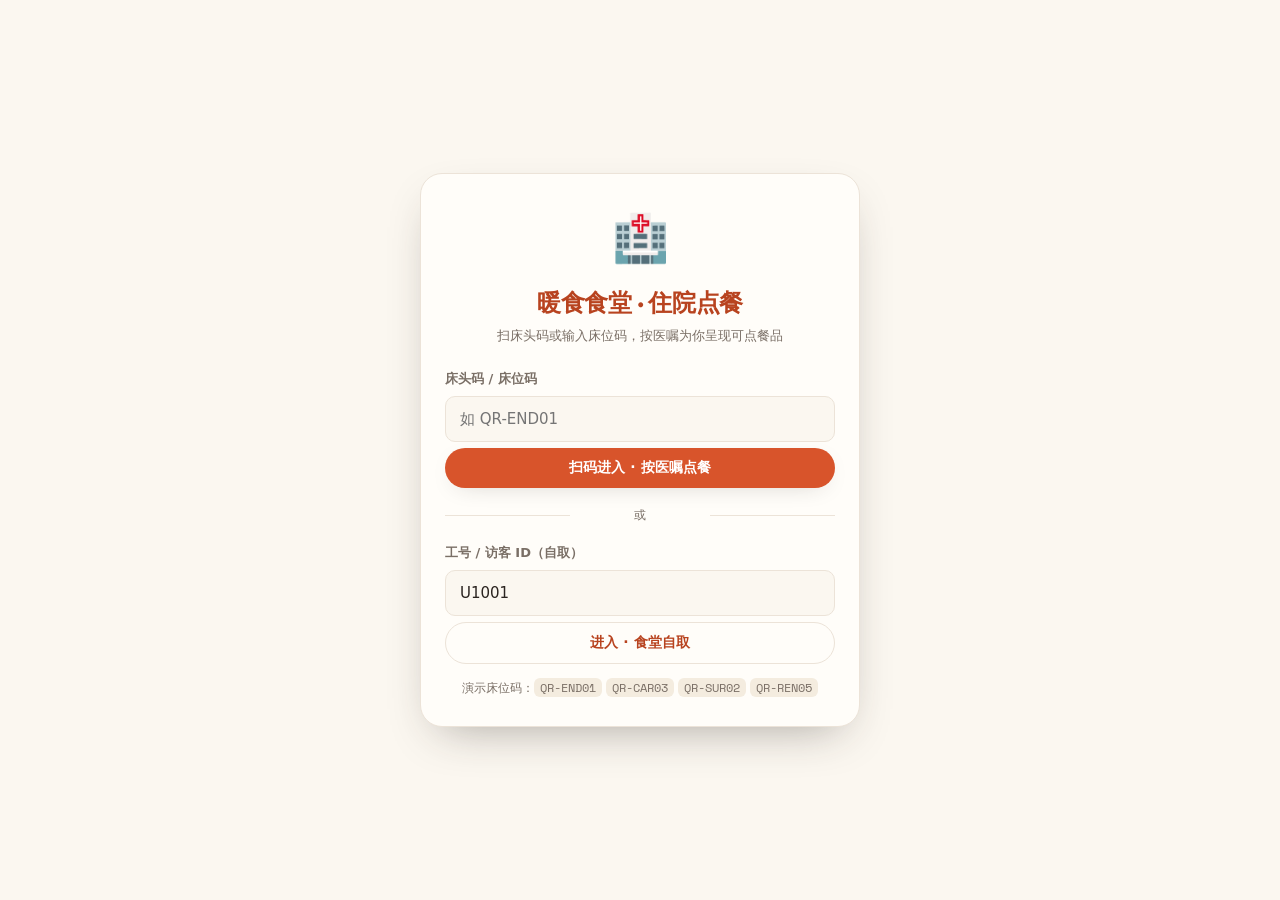
<file: client/index.html>
<!DOCTYPE html>
<html lang="zh-CN">
<head>
  <meta charset="UTF-8" />
  <meta name="viewport" content="width=device-width, initial-scale=1.0, viewport-fit=cover" />
  <meta name="theme-color" content="#d8542b" />
  <title>暖食食堂 · 住院点餐</title>
  <link rel="preconnect" href="https://fonts.googleapis.com" />
  <link rel="preconnect" href="https://fonts.gstatic.com" crossorigin />
  <link href="https://fonts.googleapis.com/css2?family=Fraunces:opsz,wght@9..144,500;9..144,600;9..144,700&family=Space+Mono:wght@400;700&display=swap" rel="stylesheet" />
  <link rel="stylesheet" href="css/tokens.css" />
  <link rel="stylesheet" href="css/base.css" />
  <link rel="stylesheet" href="css/components.css" />
</head>
<body>
  <!-- 顶栏 -->
  <header class="nav" role="banner">
    <div class="nav__brand">
      <span class="nav__logo" aria-hidden="true">🍲</span>
      <span class="nav__title">暖食食堂</span>
      <span class="nav__sub">住院点餐 · 医嘱联动</span>
    </div>
    <button id="userChip" class="nav__user" type="button" aria-haspopup="dialog">
      <span id="userChipName">未登录</span>
    </button>
  </header>

  <!-- 智能取餐 / 配送提醒横幅 -->
  <section id="reminder" class="reminder" hidden aria-live="polite">
    <div class="reminder__pulse" aria-hidden="true"></div>
    <div class="reminder__body">
      <div class="reminder__head">
        <span class="reminder__icon" aria-hidden="true">🔔</span>
        <strong id="reminderTitle">记得及时去取餐</strong>
      </div>
      <p id="reminderText" class="reminder__text">你有待取餐订单。</p>
      <div id="reminderList" class="reminder__list"></div>
    </div>
  </section>

  <!-- 主内容 -->
  <main class="stage" id="stage">
    <!-- 点餐 -->
    <section class="view" id="view-menu" aria-label="今日点餐">
      <div class="menu__tools">
        <div class="search">
          <span class="search__icon" aria-hidden="true">🔍</span>
          <input id="searchInput" class="search__input" type="search"
                 placeholder="搜菜品 / 别名，如「双皮奶」" aria-label="搜索菜品" autocomplete="off" />
        </div>
        <div class="cats" id="catTabs" role="tablist" aria-label="菜品分类"></div>
      </div>
      <div id="menuGrid" class="menu__grid" aria-live="polite">
        <div class="skeleton-card"></div><div class="skeleton-card"></div>
        <div class="skeleton-card"></div><div class="skeleton-card"></div>
      </div>
    </section>

    <!-- 我的订单 -->
    <section class="view" id="view-orders" hidden aria-label="我的订单">
      <div class="seg" role="tablist" aria-label="订单范围">
        <button class="seg__btn is-active" data-range="today" role="tab" aria-selected="true">今日</button>
        <button class="seg__btn" data-range="history" role="tab" aria-selected="false">历史查询</button>
      </div>

      <div id="ordersToday" class="orders__panel">
        <div id="ordersTodayList" class="order-list"></div>
      </div>

      <div id="ordersHistory" class="orders__panel" hidden>
        <form id="historyForm" class="history-form">
          <label class="field">
            <span>起始日期</span>
            <input type="date" id="histStart" name="histStart" class="field__input" />
          </label>
          <label class="field">
            <span>结束日期</span>
            <input type="date" id="histEnd" name="histEnd" class="field__input" />
          </label>
          <button type="submit" class="btn btn--ghost">查询</button>
        </form>
        <div id="ordersHistoryList" class="order-list"></div>
      </div>
    </section>

    <!-- 健康 -->
    <section class="view" id="view-health" hidden aria-label="健康与饮食建议">
      <div class="health__card">
        <div class="health__head">
          <h2>我的健康档案</h2>
          <button id="healthEditBtn" class="btn btn--ghost btn--sm" type="button">编辑</button>
        </div>
        <div id="healthSummary" class="health__summary"></div>
      </div>

      <div class="health__card">
        <h2>今日饮食概览</h2>
        <div id="healthToday" class="health__metrics"></div>
      </div>

      <div class="health__card">
        <h2>个性化建议</h2>
        <div id="healthAdvice" class="advice"></div>
      </div>
    </section>
  </main>

  <!-- 购物车栏 -->
  <div class="cartbar" id="cartbar" hidden></div>

  <!-- 底部导航 -->
  <nav class="tabbar" role="tabbar" aria-label="主导航">
    <button class="tabbar__btn is-active" data-view="menu" type="button">
      <span class="tabbar__ico" aria-hidden="true">🍱</span><span>点餐</span>
    </button>
    <button class="tabbar__btn" data-view="orders" type="button">
      <span class="tabbar__ico" aria-hidden="true">🧾</span><span>订单</span>
    </button>
    <button class="tabbar__btn" data-view="health" type="button">
      <span class="tabbar__ico" aria-hidden="true">💚</span><span>健康</span>
    </button>
  </nav>

  <!-- 床头码进入（全屏覆盖层） -->
  <div id="entry" class="entry" hidden></div>

  <!-- 脚本（依赖顺序） -->
  <script src="js/api.js"></script>
  <script src="js/store.js"></script>
  <script src="js/components/toast.js"></script>
  <script src="js/components/modal.js"></script>
  <script src="js/components/dishCard.js"></script>
  <script src="js/components/cartBar.js"></script>
  <script src="js/components/orderCard.js"></script>
  <script src="js/components/healthPanel.js"></script>
  <script src="js/components/reminderBanner.js"></script>
  <script src="js/views/bedView.js"></script>
  <script src="js/views/menuView.js"></script>
  <script src="js/views/ordersView.js"></script>
  <script src="js/views/healthView.js"></script>
  <script src="js/app.js"></script>
</body>
</html>
</file>
<file: client/css/tokens.css>
/* ============================================================
   暖食食堂 · 设计令牌（暖食市集）
   暖米底 + 辣椒红/赤陶橙主色 + 鼠尾草绿(健康)
   Fraunces 展示体 · Space Mono 取餐码
   ============================================================ */
:root {
  /* 色板 */
  --paper:      #FBF7F0;   /* 暖米背景 */
  --paper-2:    #F4ECDF;
  --card:        #FFFDF9;
  --paprika:    #D8542B;   /* 辣椒红 / 主色 */
  --paprika-deep:#B8431F;
  --terra:       #E07A3E;   /* 赤陶橙 */
  --sage:        #4F8A6A;   /* 鼠尾草绿 / 健康 */
  --sage-soft:   #E4F0E8;
  --ink:         #2B2420;   /* 暖近黑 */
  --sub:         #7A6F66;
  --line:        #ECE3D8;
  --amber:       #E0912C;   /* 低库存警示 */
  --danger:      #C0392B;   /* 售罄 */
  --shadow:      0 6px 24px -12px rgba(43,36,32,.28);
  --shadow-lg:   0 18px 48px -20px rgba(43,36,32,.42);

  --r-sm: 10px; --r-md: 16px; --r-lg: 22px;
  --ease: cubic-bezier(.22,1,.36,1);
  --maxw: 720px;

  --f-display: "Fraunces", "Songti SC", serif;
  --f-mono: "Space Mono", ui-monospace, monospace;
  --f-body: system-ui, -apple-system, "PingFang SC", "Microsoft YaHei", sans-serif;
}
</file>
<file: client/css/base.css>
/* ============================================================
   暖食食堂 · 基础层（重置 / 排版 / 栅格 / 动画 / 响应式）
   ============================================================ */
* { box-sizing: border-box; margin: 0; padding: 0; }
html { -webkit-text-size-adjust: 100%; }
body {
  font-family: var(--f-body);
  background: var(--paper);
  color: var(--ink);
  line-height: 1.6;
  min-height: 100vh;
  padding-bottom: calc(96px + env(safe-area-inset-bottom));
  background-image:
    radial-gradient(120% 60% at 100% 0%, rgba(224,122,62,.10), transparent 60%),
    radial-gradient(90% 50% at 0% 0%, rgba(79,138,106,.08), transparent 55%);
  background-attachment: fixed;
}
button { font-family: inherit; cursor: pointer; border: none; background: none; color: inherit; }
input, select, textarea { font-family: inherit; }
h1,h2,h3 { font-family: var(--f-display); font-weight: 600; letter-spacing: -.01em; }
a { color: inherit; }
:focus-visible { outline: 2px solid var(--terra); outline-offset: 2px; border-radius: 6px; }

/* ---------- 顶栏 ---------- */
.nav {
  position: sticky; top: 0; z-index: 40;
  display: flex; align-items: center; justify-content: space-between;
  gap: 12px; padding: 12px clamp(14px,4vw,24px);
  background: rgba(251,247,240,.82);
  backdrop-filter: saturate(1.4) blur(12px);
  border-bottom: 1px solid var(--line);
}
.nav__brand { display: flex; align-items: baseline; gap: 8px; min-width: 0; }
.nav__logo { font-size: 22px; }
.nav__title { font-family: var(--f-display); font-weight: 700; font-size: clamp(18px,4.6vw,22px); color: var(--paprika-deep); }
.nav__sub { font-size: 12px; color: var(--sub); white-space: nowrap; overflow: hidden; text-overflow: ellipsis; }
.nav__user {
  flex: none; max-width: 46%; padding: 7px 14px; border-radius: 999px;
  background: var(--card); border: 1px solid var(--line);
  font-size: 13px; font-weight: 600; color: var(--paprika-deep);
  box-shadow: var(--shadow); transition: transform .25s var(--ease);
  text-align: right; overflow: hidden; text-overflow: ellipsis; white-space: nowrap;
}
.nav__user:hover { transform: translateY(-1px); }

/* ---------- 主舞台 ---------- */
.stage { max-width: var(--maxw); margin: 0 auto; padding: 0 clamp(14px,4vw,24px); }
.view { padding-top: clamp(14px,3vw,20px); }
.view[hidden] { display: none; }

/* ---------- 点餐：搜索 + 分类 ---------- */
.menu__tools { position: sticky; top: 61px; z-index: 20;
  background: var(--paper); padding: 10px 0 12px; }
.search { position: relative; }
.search__icon { position: absolute; left: 14px; top: 50%; transform: translateY(-50%); font-size: 15px; opacity: .6; }
.search__input {
  width: 100%; height: 46px; padding: 0 14px 0 40px;
  border-radius: 999px; border: 1px solid var(--line);
  background: var(--card); font-size: 15px; color: var(--ink);
  transition: border-color .25s var(--ease), box-shadow .25s var(--ease);
}
.search__input:focus { outline: none; border-color: var(--terra); box-shadow: 0 0 0 4px rgba(224,122,62,.18); }
.cats { display: flex; gap: 8px; margin-top: 12px; overflow-x: auto; scrollbar-width: none; padding-bottom: 2px; }
.cats::-webkit-scrollbar { display: none; }
.cat {
  flex: none; padding: 8px 16px; border-radius: 999px; font-size: 13px; font-weight: 600;
  color: var(--sub); background: var(--card); border: 1px solid var(--line);
  white-space: nowrap; transition: all .25s var(--ease);
}
.cat:hover { color: var(--paprika-deep); }
.cat.is-active { background: var(--paprika); color: #fff; border-color: var(--paprika); box-shadow: var(--shadow); }

/* ---------- 菜品网格 ---------- */
.menu__grid { display: grid; gap: 14px; grid-template-columns: 1fr; container-type: inline-size; }
.skeleton-card { height: 118px; border-radius: var(--r-md); background:
  linear-gradient(100deg, var(--paper-2) 30%, #fff 50%, var(--paper-2) 70%);
  background-size: 200% 100%; animation: shimmer 1.2s infinite; }

/* 宽屏：菜品卡两列 */
@container (min-width: 560px) {
  .menu__grid { grid-template-columns: 1fr 1fr; }
  .dish { flex-direction: column; }
  .dish__thumb { width: 100%; height: 96px; }
}

/* ---------- 动画 ---------- */
@keyframes rise { from { opacity: 0; transform: translateY(10px); } to { opacity: 1; transform: none; } }
@keyframes pop { from { opacity: 0; transform: scale(.94) translateY(10px); } to { opacity: 1; transform: none; } }
@keyframes fade { from { opacity: 0; } to { opacity: 1; } }
@keyframes slideUp { from { opacity: 0; transform: translateY(100%); } to { opacity: 1; transform: none; } }
@keyframes toastIn { from { opacity: 0; transform: translateY(12px); } to { opacity: 1; transform: none; } }
@keyframes pulse { 0% { box-shadow: 0 0 0 0 rgba(216,84,43,.55); } 70% { box-shadow: 0 0 0 10px rgba(216,84,43,0); } 100% { box-shadow: 0 0 0 0 rgba(216,84,43,0); } }
@keyframes shimmer { 0% { background-position: 200% 0; } 100% { background-position: -200% 0; } }

/* ---------- 减少动效降级 ---------- */
@media (prefers-reduced-motion: reduce) {
  *, *::before, *::after { animation-duration: .001ms !important; animation-iteration-count: 1 !important; transition-duration: .001ms !important; scroll-behavior: auto !important; }
}
</file>
<file: client/css/components.css>
/* ============================================================
   暖食食堂 · 组件层（卡片 / 按钮 / 订单 / 健康 / 弹窗 / Toast）
   ============================================================ */

/* ---------- 智能取餐 / 配送提醒 ---------- */
.reminder {
  position: relative; margin: clamp(12px,3vw,18px) clamp(14px,4vw,24px) 0;
  display: flex; gap: 14px; align-items: flex-start;
  padding: 14px 16px; border-radius: var(--r-md);
  background: linear-gradient(135deg, #FFF4E6, #FFE9D6);
  border: 1px solid #F6D3B0; box-shadow: var(--shadow);
  animation: rise .5s var(--ease) both;
}
.reminder[hidden] { display: none; }
.reminder__pulse {
  flex: none; width: 10px; height: 10px; margin-top: 7px; border-radius: 50%;
  background: var(--paprika); box-shadow: 0 0 0 0 rgba(216,84,43,.55);
  animation: pulse 1.8s var(--ease) infinite;
}
.reminder__body { flex: 1; min-width: 0; }
.reminder__head { display: flex; align-items: center; gap: 8px; }
.reminder__icon { font-size: 18px; }
.reminder__head strong { font-size: 15px; color: var(--paprika-deep); }
.reminder__text { font-size: 13px; color: #7A4A2E; margin-top: 2px; }
.reminder__list { margin-top: 8px; display: grid; gap: 6px; }
.reminder__item {
  display: flex; align-items: center; justify-content: space-between; gap: 10px;
  background: rgba(255,255,255,.7); border: 1px solid #F0D8C0;
  padding: 7px 10px; border-radius: var(--r-sm); font-size: 13px;
}
.reminder__code { font-family: var(--f-mono); font-weight: 700; color: var(--paprika-deep); }
.reminder__cd { font-family: var(--f-mono); font-weight: 700; color: var(--ink); font-variant-numeric: tabular-nums; }
.reminder__cd.is-soon { color: var(--danger); }
.reminder__mode { font-size: 11px; color: var(--sub); }

/* ---------- 菜品卡 ---------- */
.dish {
  display: flex; gap: 14px; align-items: stretch;
  background: var(--card); border: 1px solid var(--line);
  border-radius: var(--r-md); padding: 12px;
  box-shadow: var(--shadow); transition: transform .3s var(--ease), box-shadow .3s var(--ease);
  animation: rise .45s var(--ease) both;
}
.dish:hover { transform: translateY(-2px); box-shadow: var(--shadow-lg); }
.dish__thumb {
  flex: none; width: 84px; height: 84px; border-radius: var(--r-sm);
  display: grid; place-items: center; font-size: 40px;
  background: radial-gradient(circle at 30% 25%, #FFF3E6, var(--paper-2));
  border: 1px solid var(--line);
}
.dish__main { flex: 1; min-width: 0; display: flex; flex-direction: column; }
.dish__top { display: flex; align-items: flex-start; justify-content: space-between; gap: 8px; }
.dish__name { font-family: var(--f-display); font-weight: 600; font-size: 17px; }
.dish__price { font-family: var(--f-mono); font-weight: 700; color: var(--paprika-deep); font-size: 15px; white-space: nowrap; }
.dish__meta { display: flex; flex-wrap: wrap; gap: 6px; margin: 7px 0; }
.tag { font-size: 11px; padding: 2px 8px; border-radius: 6px; background: var(--paper-2); color: var(--sub); border: 1px solid var(--line); }
.tag--sugar { background: #FDEFE3; color: #B5651D; border-color: #F6D9BC; }
.tag--allergy { background: #FCE9E7; color: var(--danger); border-color: #F4C9C4; }
.tag--sage { background: var(--sage-soft); color: var(--sage); border-color: #C9E4D2; }
.tag--deny { background: #EFE7E0; color: var(--sub); border-color: var(--line); text-decoration: line-through; }
.dish__desc { font-size: 12.5px; color: var(--sub); margin-bottom: 6px;
  display: -webkit-box; -webkit-line-clamp: 2; -webkit-box-orient: vertical; overflow: hidden; }
.dish__foot { margin-top: auto; display: flex; align-items: center; justify-content: space-between; gap: 8px; }
.dish__stock { font-size: 12px; font-weight: 600; color: var(--sage); }
.dish__stock.is-low { color: var(--amber); }
.dish__stock.is-out { color: var(--danger); }
.dish__reco { font-size: 10px; font-weight: 700; color: var(--sage); background: var(--sage-soft); border: 1px solid #C9E4D2; padding: 1px 6px; border-radius: 6px; }

/* 数量步进器 */
.stepper { display: inline-flex; align-items: center; gap: 4px; background: var(--paper-2); border-radius: 999px; padding: 3px; }
.stepper__btn {
  width: 30px; height: 30px; border-radius: 50%; font-size: 18px; font-weight: 700;
  background: var(--card); color: var(--paprika-deep); box-shadow: var(--shadow);
  display: grid; place-items: center; transition: transform .15s var(--ease);
}
.stepper__btn:active { transform: scale(.9); }
.stepper__btn:disabled { opacity: .35; cursor: not-allowed; }
.stepper__n { min-width: 22px; text-align: center; font-weight: 700; font-variant-numeric: tabular-nums; }

/* ---------- 购物车栏 ---------- */
.cartbar {
  position: fixed; left: 0; right: 0; bottom: 56px; z-index: 45;
  max-width: var(--maxw); margin: 0 auto;
  display: flex; align-items: center; justify-content: space-between; gap: 14px;
  padding: 12px clamp(14px,4vw,24px) calc(12px + env(safe-area-inset-bottom));
  background: rgba(43,36,32,.96); color: #fff;
  border-top: 3px solid var(--paprika);
  backdrop-filter: blur(8px); animation: slideUp .35s var(--ease) both;
}
.cartbar[hidden] { display: none; }
.cartbar__info { display: flex; align-items: center; gap: 10px; }
.cartbar__count {
  min-width: 26px; height: 26px; padding: 0 7px; border-radius: 999px;
  background: var(--amber); color: #fff; font-weight: 700; font-size: 13px;
  display: grid; place-items: center;
}
.cartbar__label { font-size: 12px; opacity: .8; }
.cartbar__total { font-family: var(--f-mono); font-weight: 700; font-size: 17px; }

/* ---------- 按钮 ---------- */
.btn { border-radius: 999px; font-weight: 700; font-size: 14px; padding: 11px 20px; transition: transform .2s var(--ease), filter .2s var(--ease); }
.btn:active { transform: scale(.97); }
.btn--solid { background: var(--paprika); color: #fff; box-shadow: var(--shadow); }
.btn--solid:hover { filter: brightness(1.05); }
.btn--ghost { background: var(--card); color: var(--paprika-deep); border: 1px solid var(--line); }
.btn--sm { padding: 7px 14px; font-size: 13px; }
.btn--block { width: 100%; }
.btn:disabled { opacity: .5; cursor: not-allowed; }

/* ---------- 分段切换 ---------- */
.seg { display: inline-flex; background: var(--paper-2); border: 1px solid var(--line); border-radius: 999px; padding: 4px; margin: 4px 0 16px; }
.seg__btn { padding: 8px 18px; border-radius: 999px; font-size: 13px; font-weight: 600; color: var(--sub); }
.seg__btn.is-active { background: var(--card); color: var(--paprika-deep); box-shadow: var(--shadow); }

/* ---------- 订单卡 ---------- */
.order-list { display: grid; gap: 14px; }
.order {
  background: var(--card); border: 1px solid var(--line); border-radius: var(--r-md);
  padding: 14px; box-shadow: var(--shadow); animation: rise .4s var(--ease) both;
}
.order__head { display: flex; align-items: center; justify-content: space-between; gap: 10px; flex-wrap: wrap; }
.order__no { font-family: var(--f-mono); font-weight: 700; font-size: 13px; color: var(--sub); }
.order__code { font-family: var(--f-mono); font-weight: 700; font-size: 15px; color: var(--paprika-deep);
  background: var(--paper-2); padding: 3px 10px; border-radius: 8px; }
.order__status { font-size: 11px; font-weight: 700; padding: 3px 10px; border-radius: 999px; }
.order__status--pending { background: #FFF1DD; color: #B5730E; }
.order__status--taken  { background: var(--sage-soft); color: var(--sage); }
.order__status--cancelled, .order__status--overtime { background: #F0E6E0; color: var(--sub); }
.order__mode { font-size: 11px; font-weight: 700; padding: 3px 10px; border-radius: 999px; background: var(--sage-soft); color: var(--sage); }
.order__mode--pickup { background: #FFEFE0; color: #B5730E; }
.order__items { margin: 10px 0; display: grid; gap: 6px; }
.order__item { display: flex; justify-content: space-between; font-size: 14px; }
.order__item b { font-weight: 600; }
.order__item span { color: var(--sub); font-family: var(--f-mono); font-size: 13px; }
.order__foot { display: flex; justify-content: space-between; align-items: center;
  border-top: 1px dashed var(--line); padding-top: 10px; font-size: 13px; color: var(--sub); flex-wrap: wrap; gap: 6px; }
.order__total { font-family: var(--f-mono); font-weight: 700; color: var(--ink); font-size: 15px; }
.order__delivery { font-size: 12px; font-weight: 700; padding: 2px 10px; border-radius: 999px; }
.order__delivery--ready { background: #FFF1DD; color: #B5730E; }
.order__delivery--dispatching { background: #E7F0FB; color: #2E6FB0; }
.order__delivery--delivered { background: var(--sage-soft); color: var(--sage); }

/* 历史查询表单 */
.history-form { display: flex; flex-wrap: wrap; gap: 10px; align-items: flex-end; margin-bottom: 16px; }
.field { display: flex; flex-direction: column; gap: 4px; font-size: 12px; color: var(--sub); }
.field__input { height: 42px; padding: 0 12px; border-radius: var(--r-sm); border: 1px solid var(--line); background: var(--card); font-size: 14px; color: var(--ink); }
.empty { text-align: center; color: var(--sub); padding: 48px 16px; font-size: 14px; }
.empty__emoji { font-size: 40px; display: block; margin-bottom: 8px; }

/* ---------- 健康 ---------- */
.health__card { background: var(--card); border: 1px solid var(--line); border-radius: var(--r-md); padding: 16px; box-shadow: var(--shadow); margin-bottom: 14px; animation: rise .4s var(--ease) both; }
.health__card h2 { font-size: 17px; margin-bottom: 12px; }
.health__head { display: flex; align-items: center; justify-content: space-between; }
.health__summary { font-size: 14px; color: var(--sub); }
.health__summary b { color: var(--ink); }
.goals { display: flex; flex-wrap: wrap; gap: 8px; margin-top: 10px; }
.goal-chip { font-size: 12px; font-weight: 600; padding: 5px 12px; border-radius: 999px; background: var(--sage-soft); color: var(--sage); border: 1px solid #C9E4D2; }
.goal-chip--cal { background: #FFEFE0; color: #B5730E; border-color: #F6D9BC; }
.goal-chip--sugar { background: #FDEFE3; color: #B5651D; border-color: #F6D9BC; }

.metric { margin-bottom: 14px; }
.metric__top { display: flex; justify-content: space-between; font-size: 13px; margin-bottom: 5px; }
.metric__top b { font-family: var(--f-mono); color: var(--ink); }
.bar { height: 10px; border-radius: 999px; background: var(--paper-2); overflow: hidden; }
.bar__fill { height: 100%; border-radius: 999px; background: linear-gradient(90deg, var(--sage), var(--terra)); transition: width .8s var(--ease); }
.bar__fill.is-over { background: linear-gradient(90deg, var(--amber), var(--danger)); }

.advice { display: grid; gap: 10px; }
.advice__item { display: flex; gap: 10px; align-items: flex-start; font-size: 14px; padding: 10px 12px; border-radius: var(--r-sm); background: var(--paper-2); border: 1px solid var(--line); }
.advice__item.is-warn { background: #FFF1DD; border-color: #F6D9BC; }
.advice__item.is-good { background: var(--sage-soft); border-color: #C9E4D2; }
.advice__ico { font-size: 18px; flex: none; }
.advice__rec { display: flex; flex-wrap: wrap; gap: 6px; margin-top: 8px; }
.advice__rec .tag--sage { cursor: default; }

/* ---------- 底部导航 ---------- */
.tabbar {
  position: fixed; left: 0; right: 0; bottom: 0; z-index: 44;
  max-width: var(--maxw); margin: 0 auto;
  display: flex; background: rgba(251,247,240,.94); backdrop-filter: blur(12px);
  border-top: 1px solid var(--line); padding-bottom: env(safe-area-inset-bottom);
}
.tabbar__btn { flex: 1; display: flex; flex-direction: column; align-items: center; gap: 2px; padding: 9px 0 10px; font-size: 11px; font-weight: 600; color: var(--sub); transition: color .2s var(--ease); }
.tabbar__ico { font-size: 21px; filter: grayscale(.5); transition: transform .25s var(--ease); }
.tabbar__btn.is-active { color: var(--paprika-deep); }
.tabbar__btn.is-active .tabbar__ico { filter: none; transform: translateY(-2px) scale(1.06); }

/* ---------- 床头码进入（全屏覆盖层） ---------- */
.entry { position: fixed; inset: 0; z-index: 85; min-height: 100vh; display: grid; place-items: center; padding: 24px; background: var(--paper); }
.entry[hidden] { display: none; }
.entry__card { width: min(440px, 100%); background: var(--card); border: 1px solid var(--line); border-radius: var(--r-lg); padding: 28px 24px; box-shadow: var(--shadow-lg); animation: pop .4s var(--ease) both; }
.entry__logo { font-size: 46px; text-align: center; }
.entry__title { font-family: var(--f-display); font-weight: 700; font-size: 24px; text-align: center; color: var(--paprika-deep); margin: 8px 0 4px; }
.entry__sub { text-align: center; color: var(--sub); font-size: 13px; margin-bottom: 22px; }
.entry__group { display: grid; gap: 12px; }
.entry__or { text-align: center; font-size: 12px; color: var(--sub); margin: 6px 0; position: relative; }
.entry__or::before, .entry__or::after { content: ""; position: absolute; top: 50%; width: 32%; height: 1px; background: var(--line); }
.entry__or::before { left: 0; } .entry__or::after { right: 0; }
.entry__hint { font-size: 12px; color: var(--sub); text-align: center; margin-top: 14px; }
.entry__hint code { font-family: var(--f-mono); background: var(--paper-2); padding: 1px 6px; border-radius: 6px; }

/* ---------- 弹窗 ---------- */
.modal { position: fixed; inset: 0; z-index: 60; display: grid; place-items: center; padding: 18px; }
.modal[hidden] { display: none; }
.modal__mask { position: absolute; inset: 0; background: rgba(43,36,32,.5); backdrop-filter: blur(3px); animation: fade .25s var(--ease); }
.modal__panel { position: relative; width: min(460px, 100%); max-height: 86vh; overflow: auto;
  background: var(--card); border-radius: var(--r-lg); padding: 24px; box-shadow: var(--shadow-lg); animation: pop .35s var(--ease) both; }
.modal__x { position: absolute; top: 12px; right: 14px; font-size: 26px; line-height: 1; color: var(--sub); }
.modal__title { font-size: 20px; margin-bottom: 16px; color: var(--paprika-deep); }
.modal__body { display: grid; gap: 14px; }
.form-row { display: grid; gap: 6px; }
.form-row label { font-size: 13px; font-weight: 600; color: var(--sub); }
.form-row input { height: 46px; padding: 0 14px; border-radius: var(--r-sm); border: 1px solid var(--line); background: var(--paper); font-size: 15px; color: var(--ink); }
.form-row input:focus { outline: none; border-color: var(--terra); box-shadow: 0 0 0 4px rgba(224,122,62,.18); }
.goal-pick { display: flex; flex-wrap: wrap; gap: 8px; }
.goal-pick__btn { padding: 8px 14px; border-radius: 999px; font-size: 13px; font-weight: 600; background: var(--paper-2); color: var(--sub); border: 1px solid var(--line); transition: all .2s var(--ease); }
.goal-pick__btn.is-on { background: var(--sage); color: #fff; border-color: var(--sage); }
.range-row { display: flex; align-items: center; gap: 10px; }
.range-row input[type=range] { flex: 1; accent-color: var(--paprika); }
.range-row b { font-family: var(--f-mono); color: var(--paprika-deep); min-width: 64px; text-align: right; }
.check-row { display: flex; align-items: center; gap: 10px; font-size: 14px; }
.check-row input { width: 18px; height: 18px; accent-color: var(--paprika); }
.summary-line { font-size: 13px; color: var(--sub); }
.summary-line b { color: var(--ink); }

/* ---------- Toast ---------- */
.toast-wrap { position: fixed; left: 50%; bottom: 112px; transform: translateX(-50%); z-index: 70; display: grid; gap: 8px; width: min(92vw, 420px); }
.toast { background: var(--ink); color: #fff; padding: 12px 16px; border-radius: var(--r-sm); font-size: 14px; box-shadow: var(--shadow-lg); animation: toastIn .3s var(--ease) both; display: flex; gap: 8px; align-items: center; }
.toast--ok { background: #2F6B4A; }
.toast--err { background: #9C3327; }
.toast b { font-family: var(--f-mono); }
</file>
